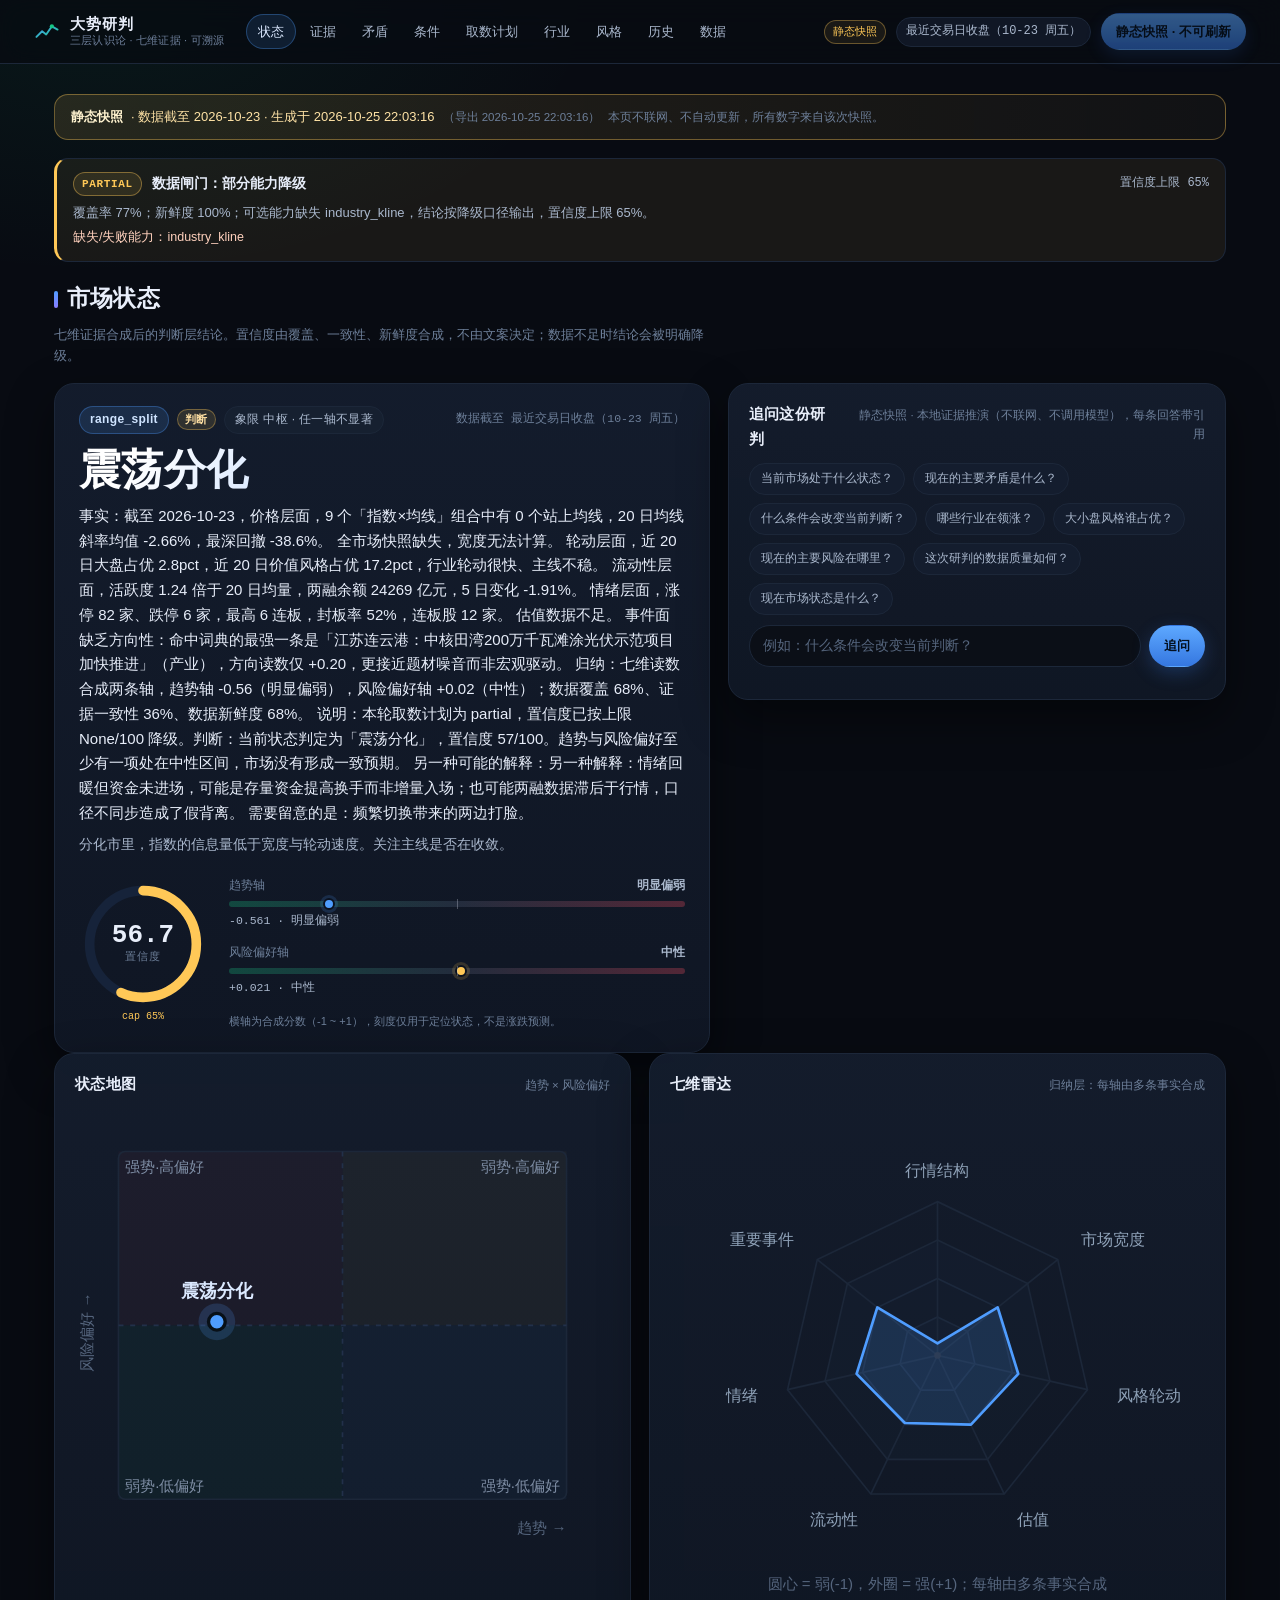
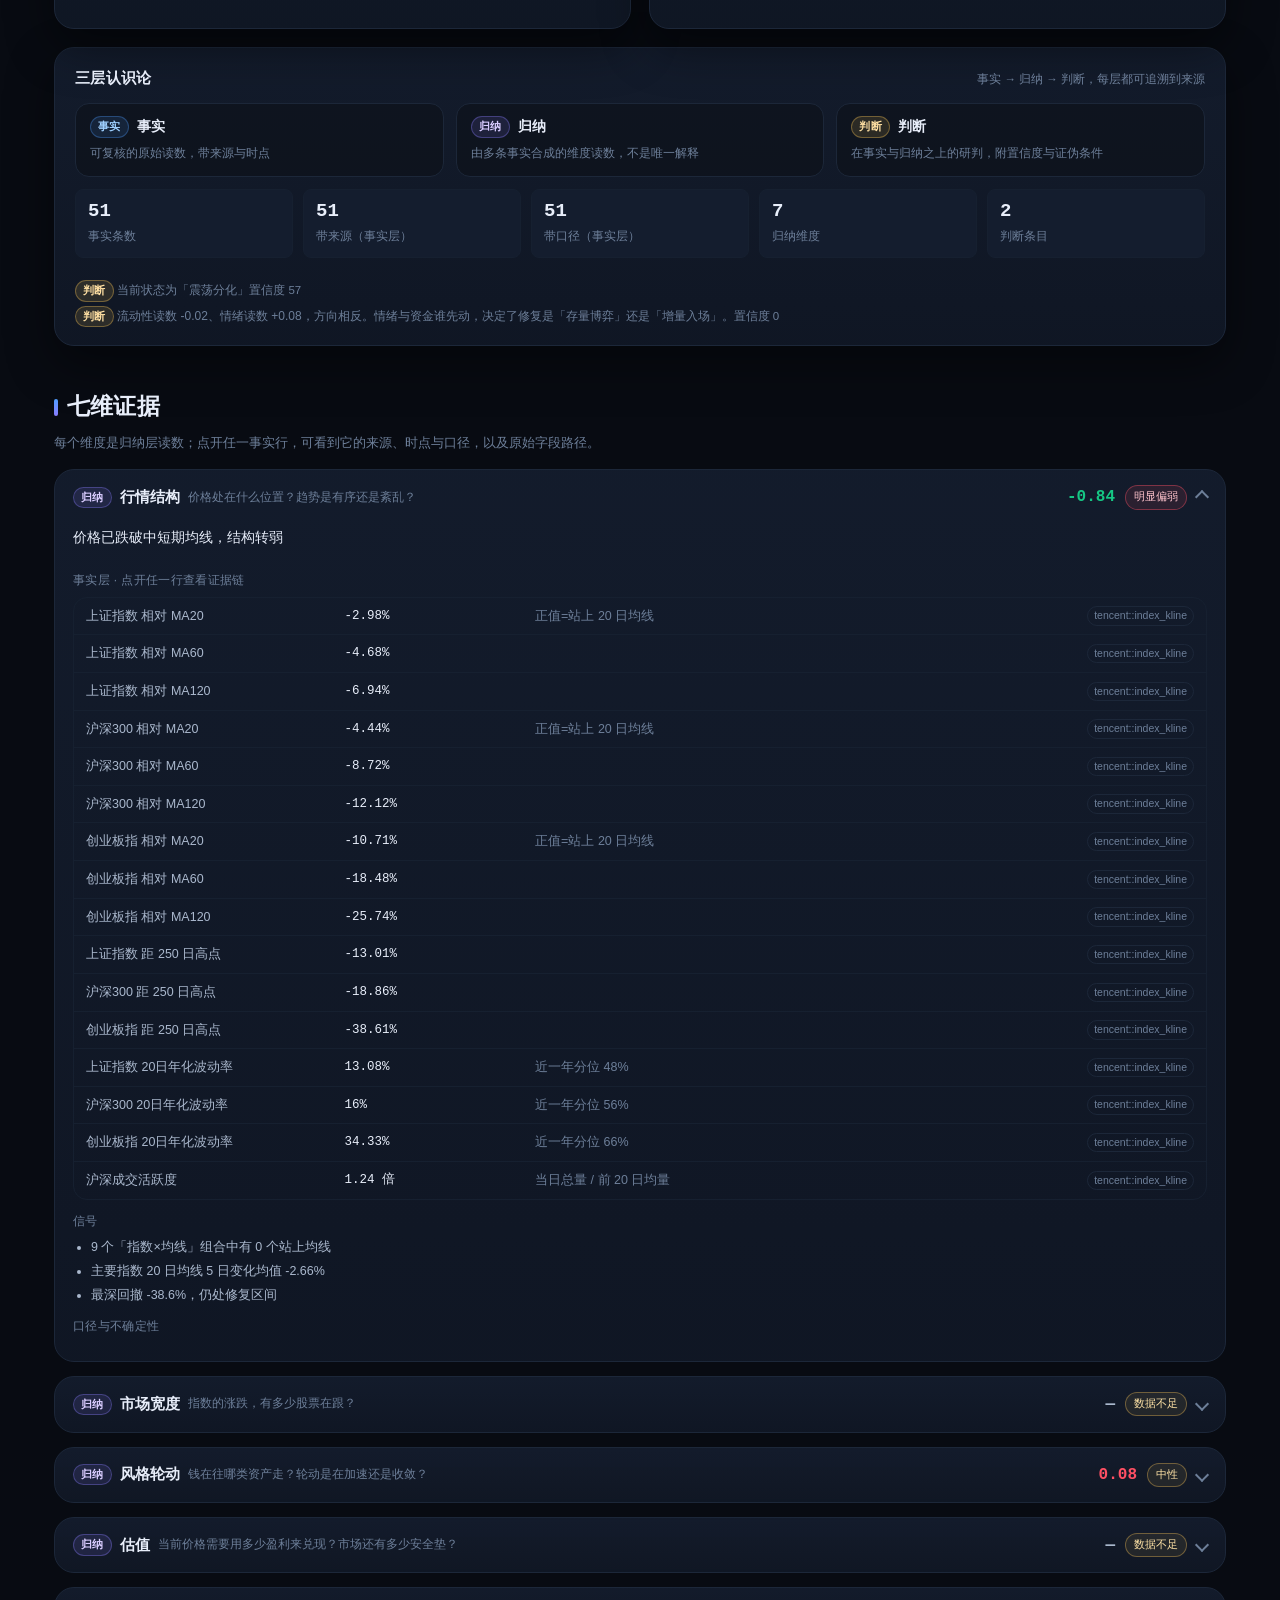
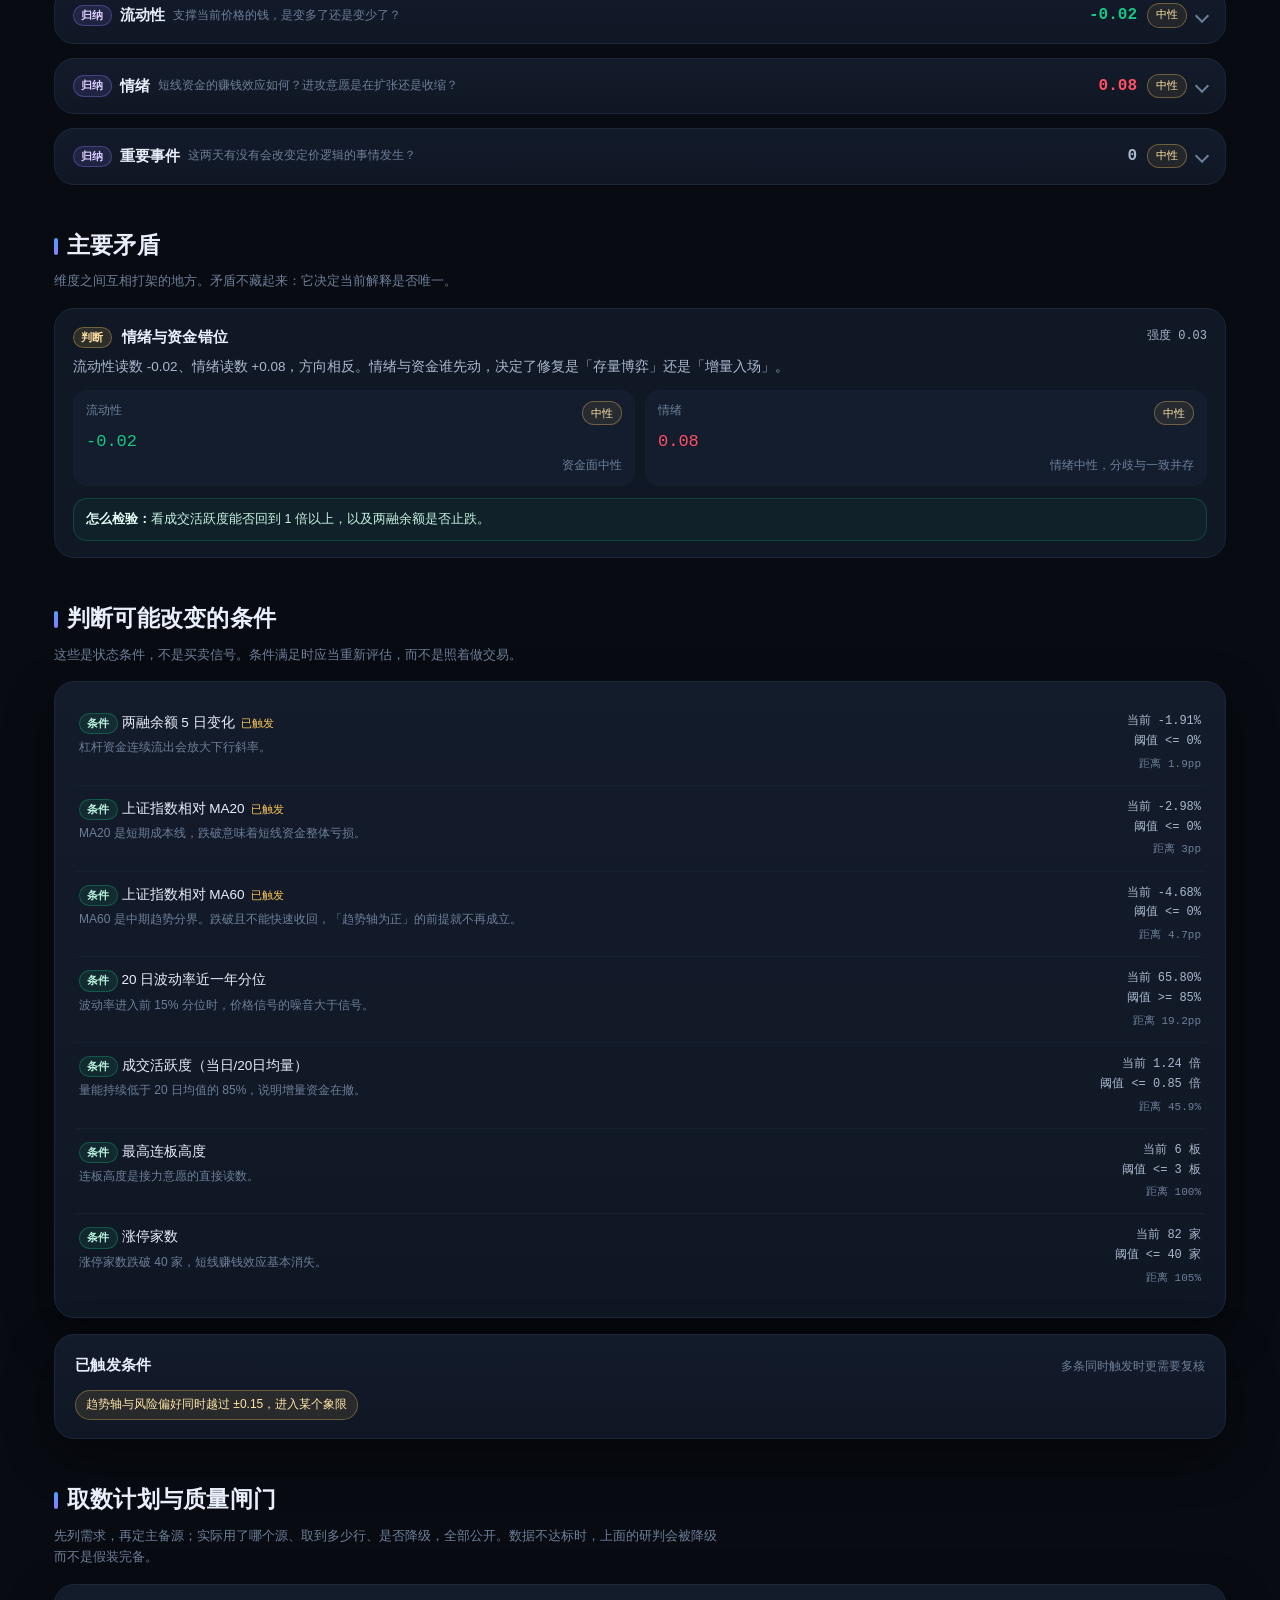
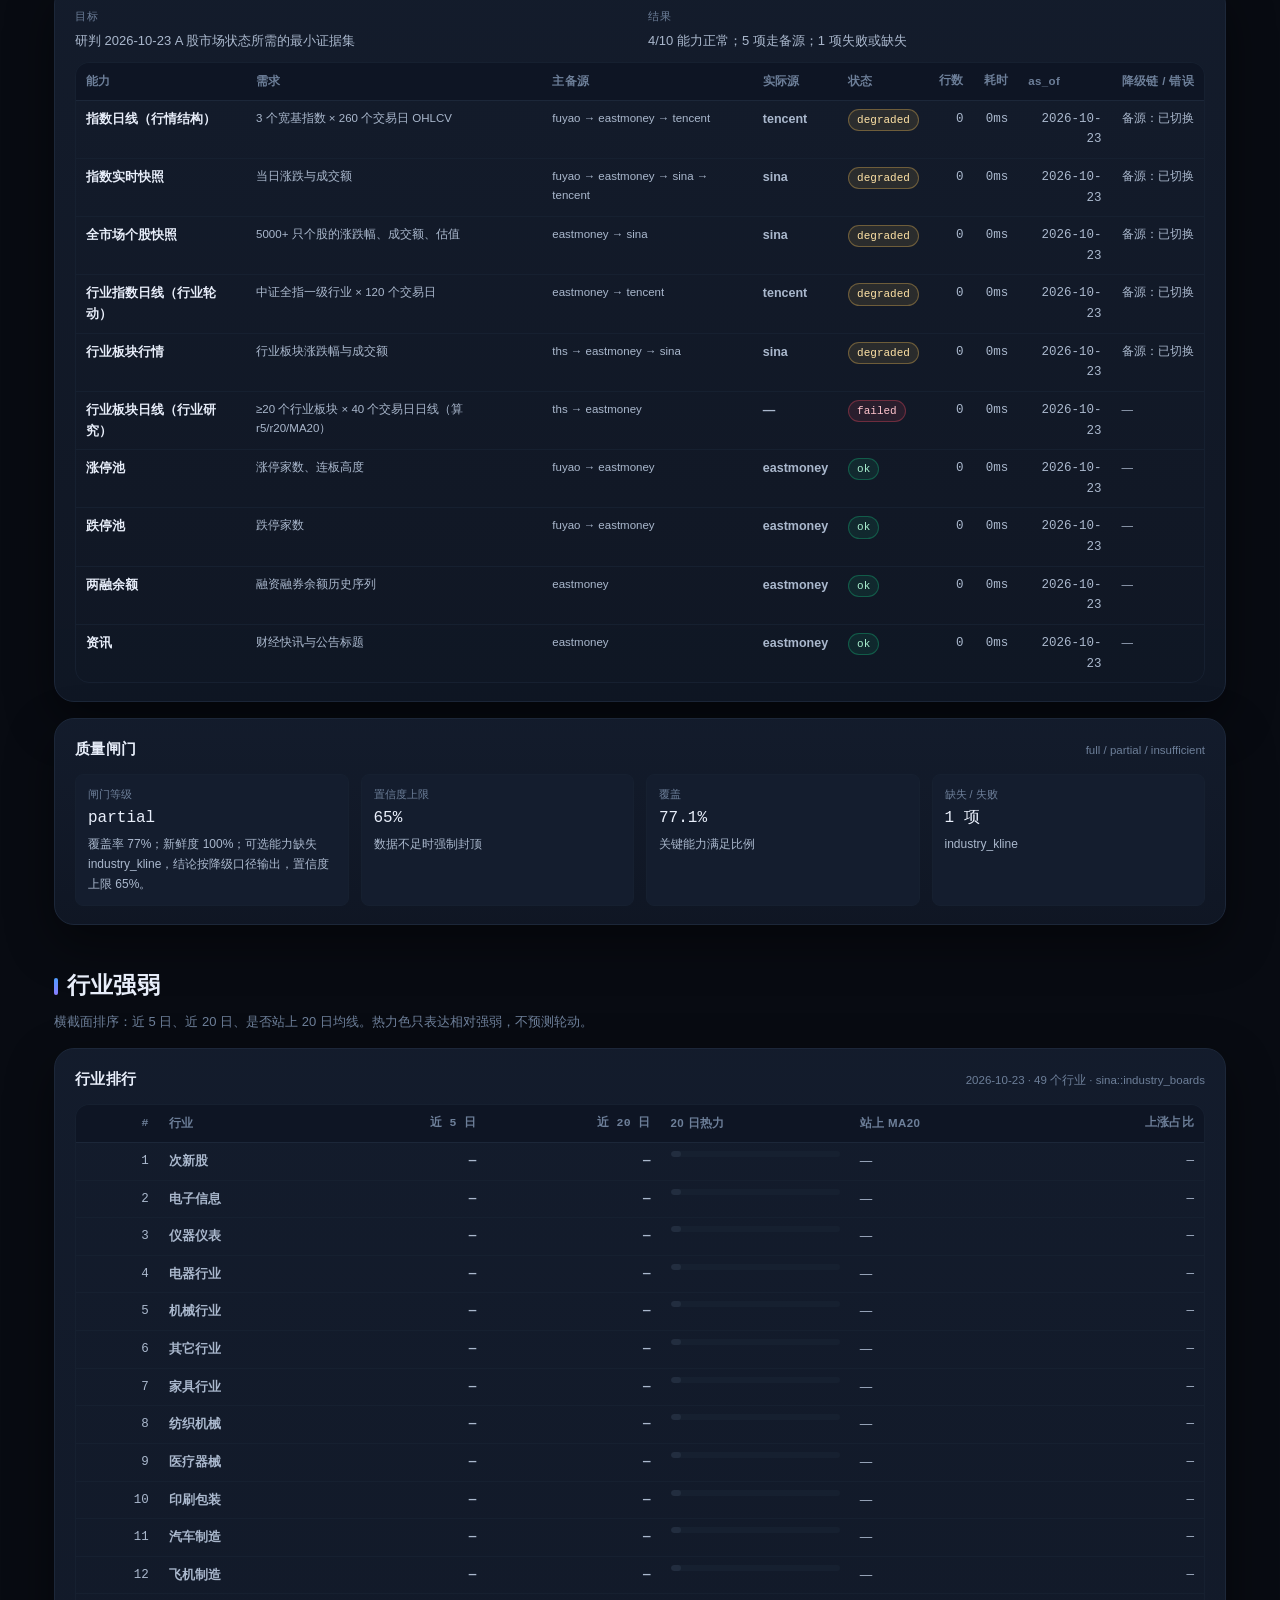
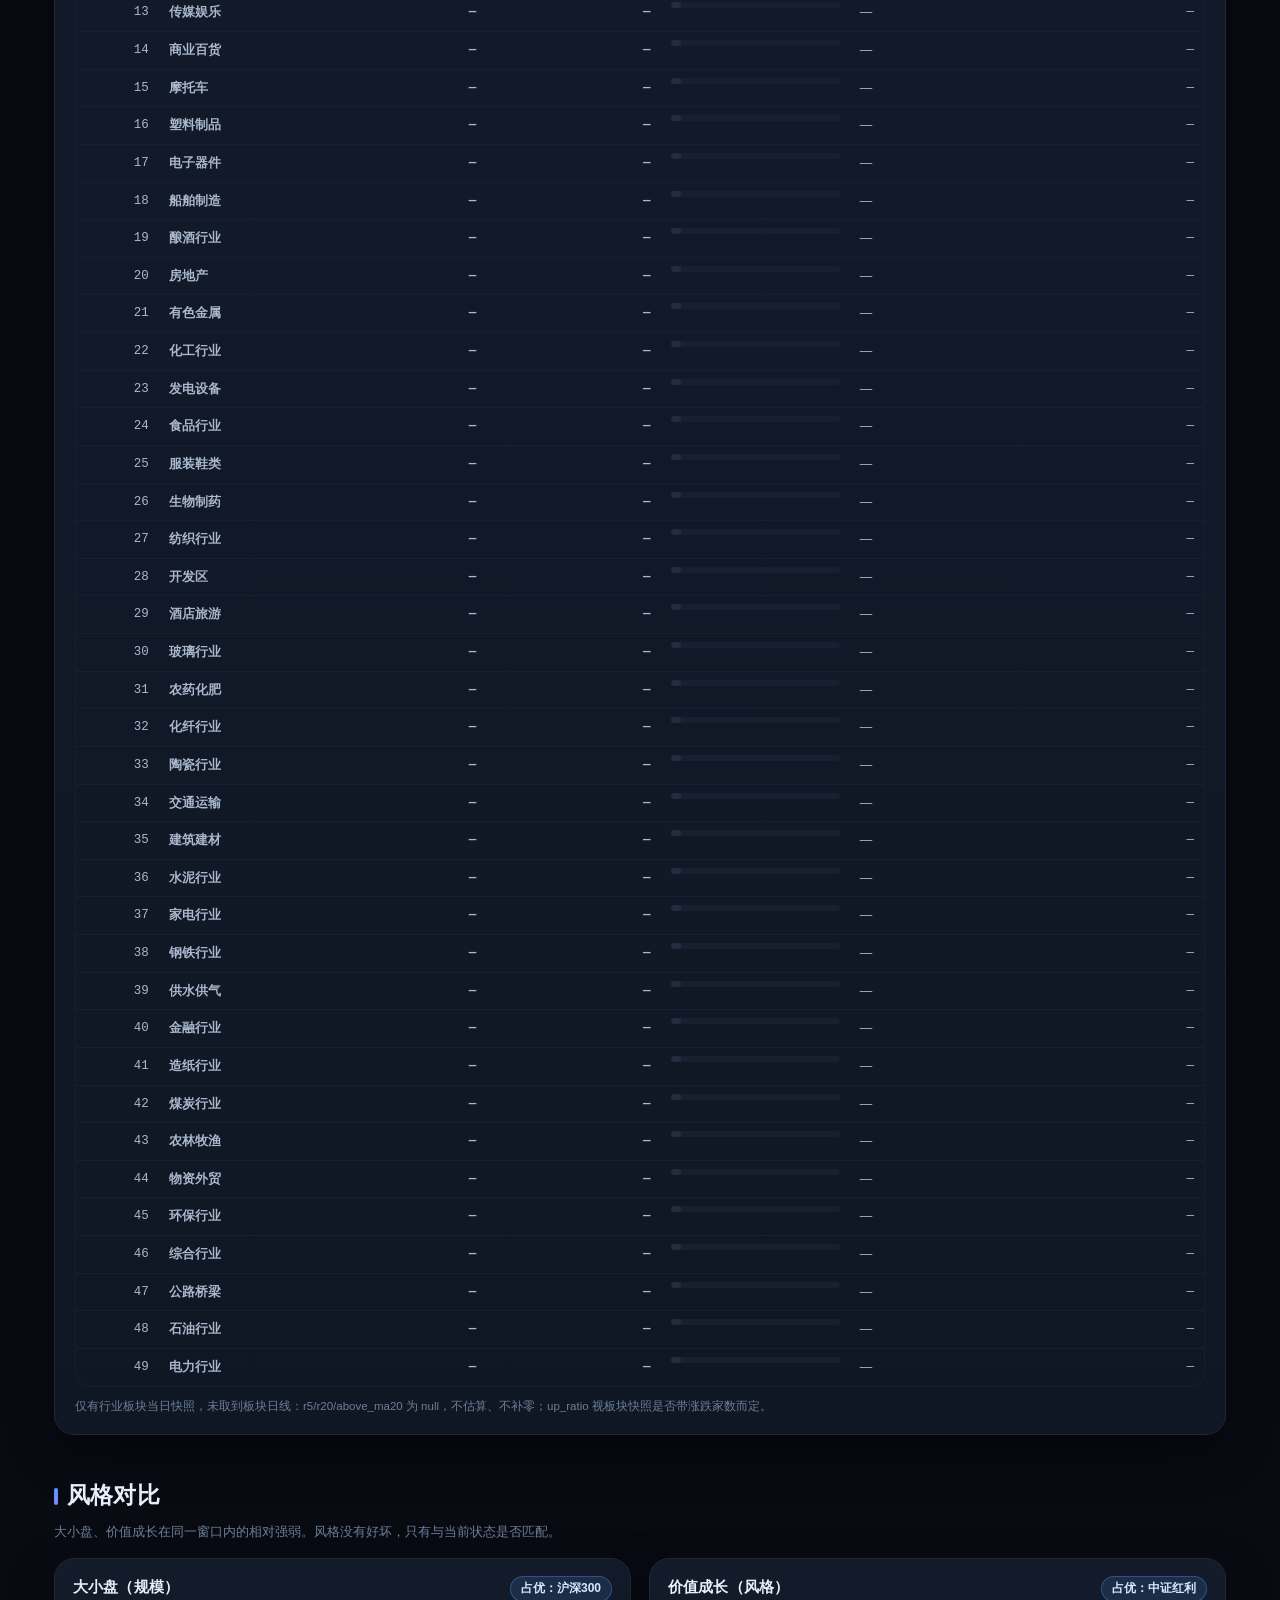
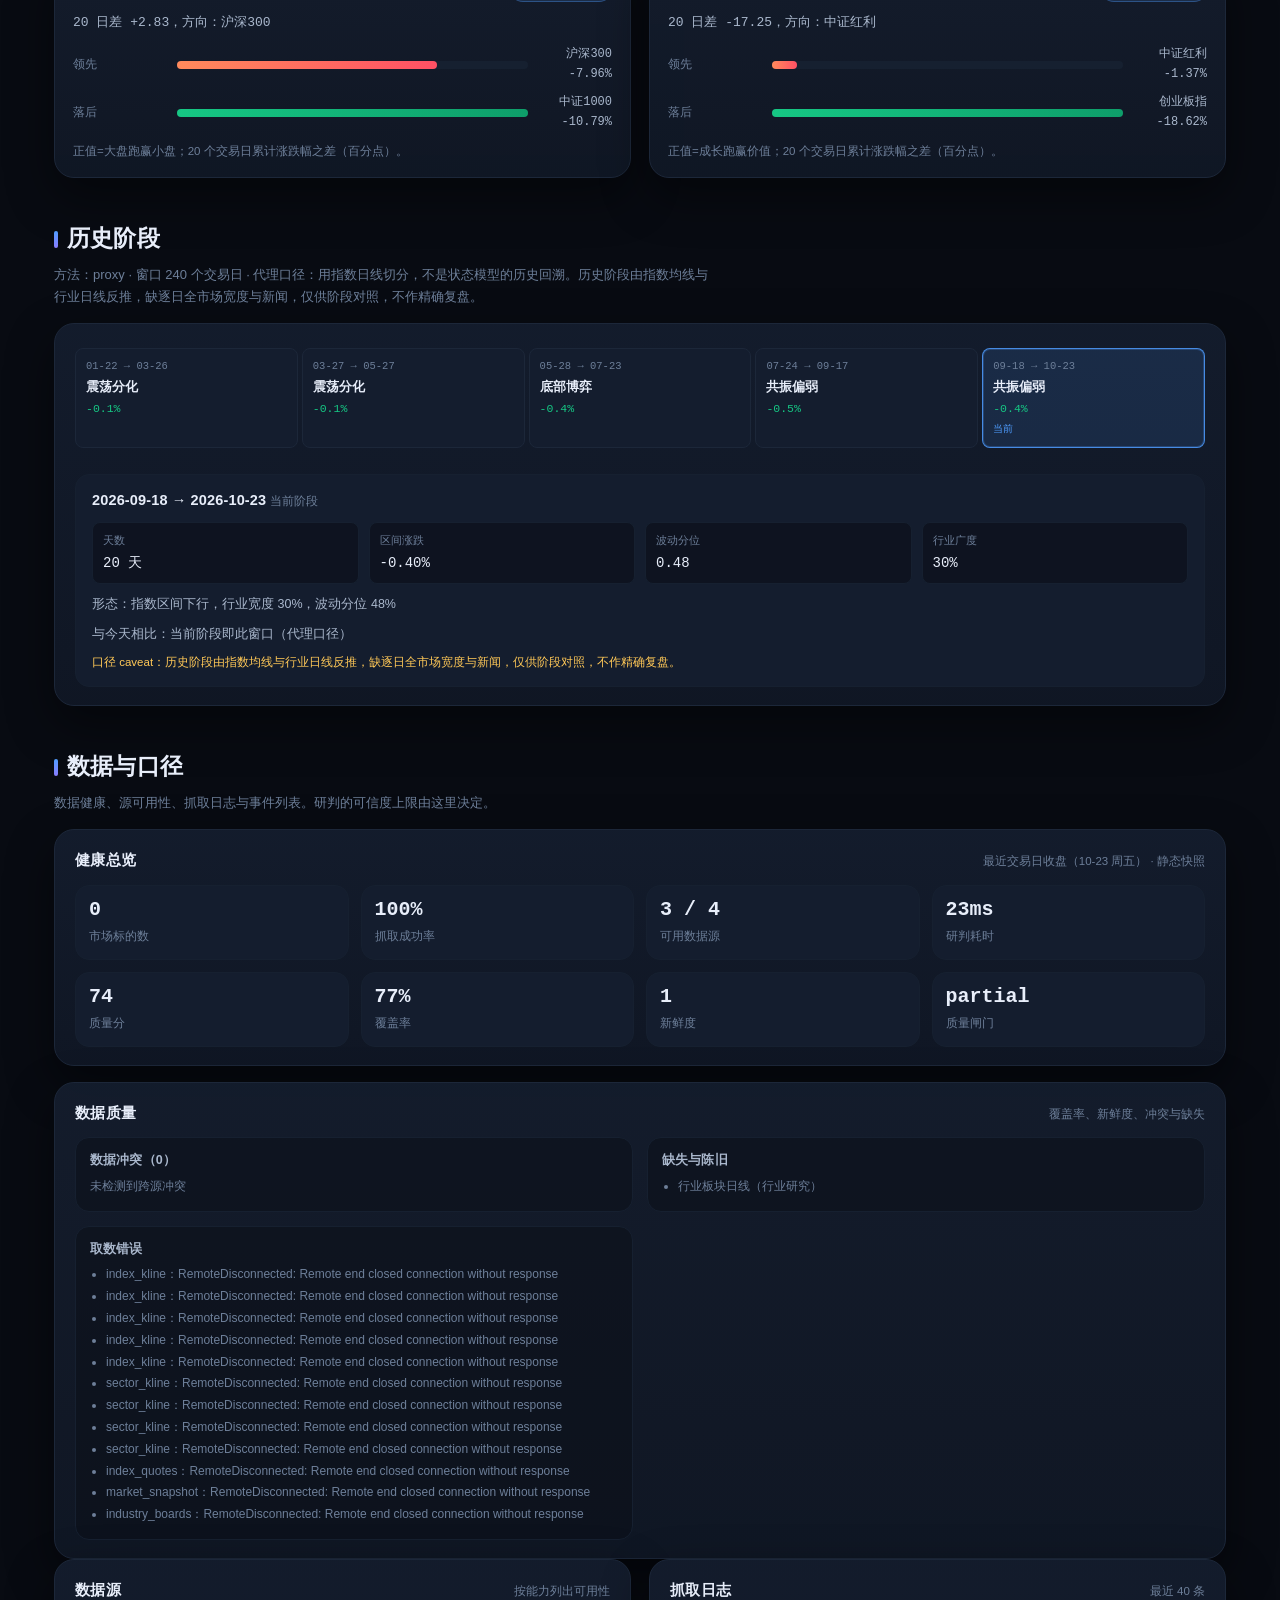
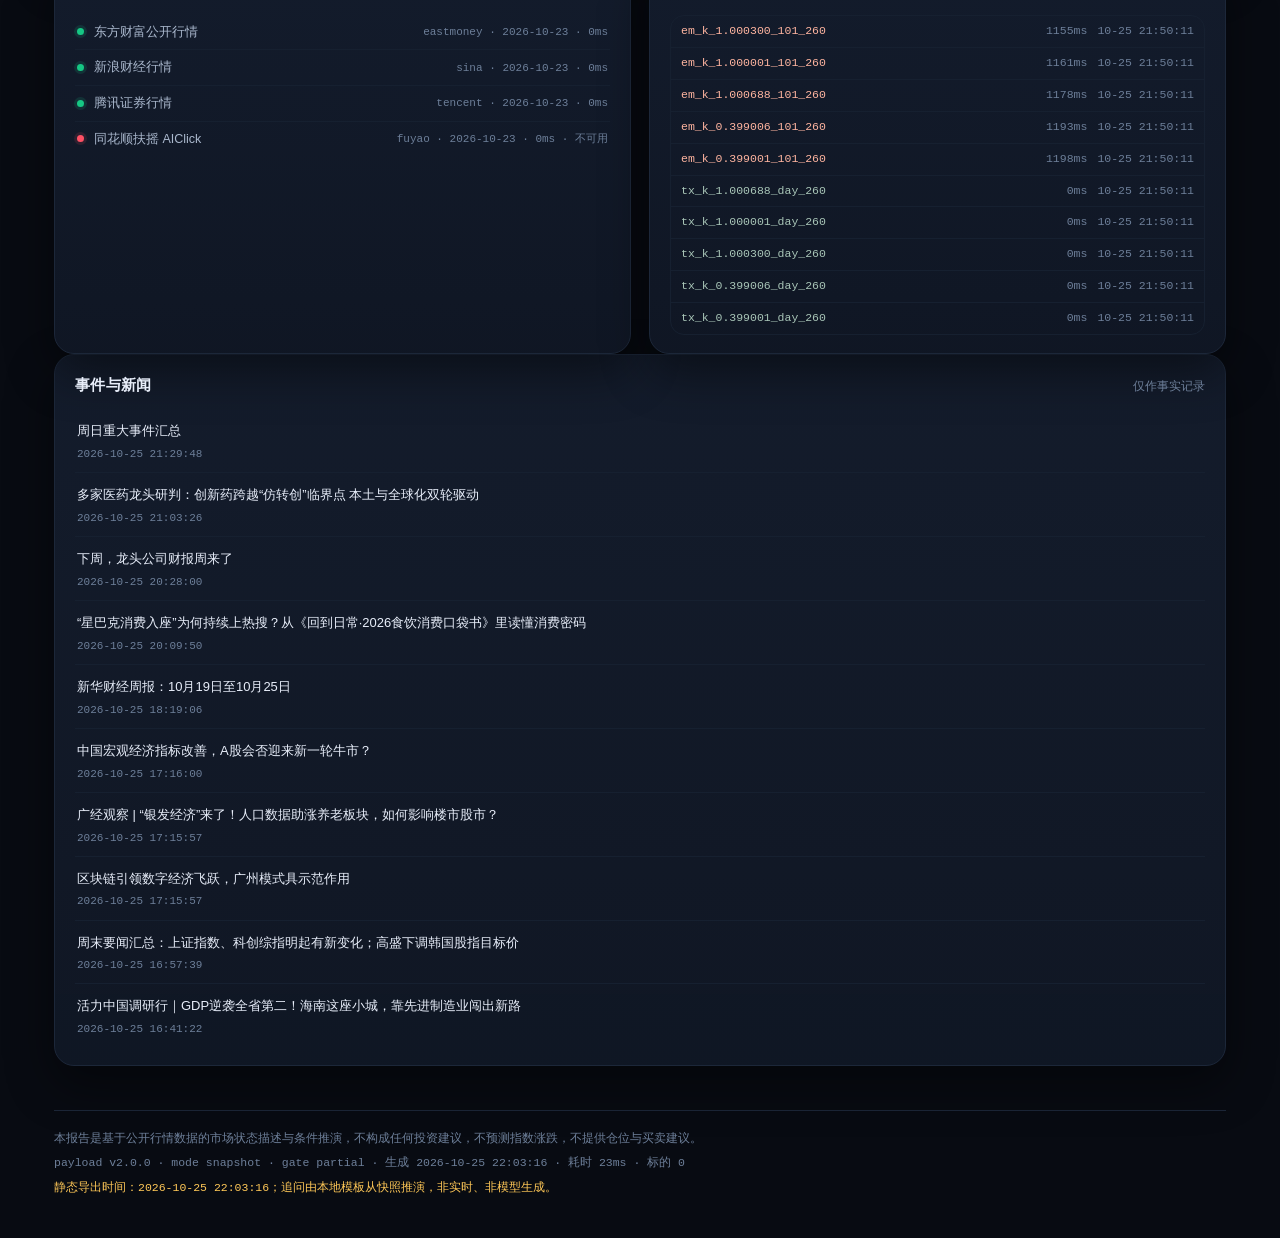
<file: index.html>
<!DOCTYPE html>
<html lang="zh-CN">
<head>
<meta charset="utf-8">
<meta name="viewport" content="width=device-width, initial-scale=1">
<meta name="description" content="AI 驱动的股票市场大势研判：三层认识论、七维证据、取数计划与质量闸门。本页面仅描述市场状态与判断条件，不构成投资建议。">
<meta name="color-scheme" content="dark">
<meta name="mingshi-mode" content="static">
<meta name="mingshi-build" content="2026-10-25T22:04:16">
<title>市场大势研判 · AI 驱动的状态刻画</title>
<link rel="stylesheet" href="web/style.css">
</head>
<body>
<a class="skip-link" href="#app">跳到正文</a>

<header class="topbar">
  <div class="brand">
    <svg viewBox="0 0 32 32" width="26" height="26" aria-hidden="true" focusable="false">
      <defs>
        <linearGradient id="bg1" x1="0" y1="0" x2="1" y2="1">
          <stop offset="0" stop-color="#4f9dff"/><stop offset="1" stop-color="#16c784"/>
        </linearGradient>
      </defs>
      <path d="M3 22 L10 15 L15 19 L22 9 L29 13" fill="none" stroke="url(#bg1)" stroke-width="2.4" stroke-linecap="round" stroke-linejoin="round"/>
      <circle cx="22" cy="9" r="2.6" fill="#16c784"/>
    </svg>
    <div class="brand-txt">
      <strong>大势研判</strong>
      <span>三层认识论 · 七维证据 · 可溯源</span>
    </div>
  </div>

  <nav class="tabs" id="tabs" aria-label="页面分区">
    <button class="tab is-on" data-go="sec-state" type="button">状态</button>
    <button class="tab" data-go="sec-dims" type="button">证据</button>
    <button class="tab" data-go="sec-contra" type="button">矛盾</button>
    <button class="tab" data-go="sec-cond" type="button">条件</button>
    <button class="tab" data-go="sec-plan" type="button">取数计划</button>
    <button class="tab" data-go="sec-industry" type="button">行业</button>
    <button class="tab" data-go="sec-style" type="button">风格</button>
    <button class="tab" data-go="sec-history" type="button">历史</button>
    <button class="tab" data-go="sec-health" type="button">数据</button>
  </nav>

  <div class="top-right">
    <span class="mode-chip" id="modeChip" hidden></span>
    <span class="asof" id="asOf" title="数据截止交易日">—</span>
    <button class="btn btn-primary" id="btnRefresh" type="button" title="重新取数并研判">刷新研判</button>
  </div>
</header>

<main class="app" id="app">
  <div class="static-badge" id="staticBadge" hidden role="status"></div>

  <div class="gate-banner" id="gateBanner" hidden>
    <div class="gate-head">
      <span class="gate-pill" id="gateLevel">—</span>
      <strong id="gateTitle">数据质量闸门</strong>
      <span class="gate-cap" id="gateCap"></span>
    </div>
    <p class="gate-reason" id="gateReason"></p>
    <p class="gate-missing" id="gateMissing" hidden></p>
  </div>

  <div id="loading" class="loading">
    <div class="spinner" aria-hidden="true"></div>
    <p>正在取数并研判…</p>
    <p class="loading-sub">首次运行会抓取行情、行业、两融与新闻，可能需要十几秒。</p>
  </div>

  <div id="err" class="err" hidden role="alert"></div>

  <div id="content" hidden>
    <!-- ============================ 一、状态 -->
    <section class="sec" id="sec-state" aria-labelledby="h-state">
      <div class="sec-head">
        <h2 class="sec-title" id="h-state">市场状态</h2>
        <p class="sec-desc">七维证据合成后的判断层结论。置信度由覆盖、一致性、新鲜度合成，不由文案决定；数据不足时结论会被明确降级。</p>
      </div>

      <div class="grid-2 hero-grid">
        <div class="card hero">
          <div class="hero-top">
            <div class="badge-row">
              <span class="badge" id="stateBadge">—</span>
              <span class="lbadge judgment" title="判断层：在事实与归纳之上的研判，附置信度与证伪条件">判断</span>
              <span class="badge badge-soft" id="stateQuadrant" hidden></span>
            </div>
            <div class="hero-asof" id="stateAsOf"></div>
          </div>
          <h1 class="state-name" id="stateName">—</h1>
          <p class="state-summary" id="stateSummary"></p>
          <p class="state-note" id="stateNote"></p>
          <p class="state-limit" id="stateLimit" hidden></p>

          <div class="hero-meters">
            <div class="gauge-wrap">
              <svg class="gauge" viewBox="0 0 120 120" aria-hidden="true" focusable="false">
                <circle cx="60" cy="60" r="50" class="gauge-track"></circle>
                <circle cx="60" cy="60" r="50" class="gauge-fill" id="gaugeFill"></circle>
              </svg>
              <div class="gauge-num"><strong id="confNum">—</strong><span>置信度</span></div>
              <div class="gauge-cap" id="capMark" hidden></div>
            </div>
            <div class="axes">
              <div class="axis">
                <div class="axis-head"><span>趋势轴</span><b id="trendLabel">—</b></div>
                <div class="axis-bar"><i id="barTrend" class="axis-fill" style="left:50%"></i></div>
                <div class="axis-val" id="valTrend">—</div>
              </div>
              <div class="axis">
                <div class="axis-head"><span>风险偏好轴</span><b id="riskLabel">—</b></div>
                <div class="axis-bar"><i id="barRisk" class="axis-fill risk" style="left:50%"></i></div>
                <div class="axis-val" id="valRisk">—</div>
              </div>
              <p class="axis-hint">横轴为合成分数（-1 ~ +1），刻度仅用于定位状态，不是涨跌预测。</p>
            </div>
          </div>
        </div>

        <div class="card ask-card">
          <div class="card-head">
            <h3>追问这份研判</h3>
            <span class="hint" id="askHint">每条回答都带引用，可点击定位证据</span>
          </div>
          <div class="chips" id="askChips"></div>
          <form class="ask-form" id="askForm" autocomplete="off">
            <label class="sr-only" for="askInput">输入你的问题</label>
            <input id="askInput" name="question" type="text" maxlength="500" placeholder="例如：什么条件会改变当前判断？" aria-describedby="askHint">
            <button class="btn btn-primary" type="submit" id="askSubmit">追问</button>
          </form>
          <div class="qa-log" id="askLog" aria-live="polite" aria-relevant="additions"></div>
        </div>
      </div>

      <div class="grid-2">
        <div class="card">
          <div class="card-head"><h3>状态地图</h3><span class="hint">趋势 × 风险偏好</span></div>
          <div class="map-wrap"><svg id="stateMap" viewBox="0 0 320 260" role="img" aria-label="市场状态地图：横轴趋势，纵轴风险偏好"></svg></div>
        </div>
        <div class="card">
          <div class="card-head"><h3>七维雷达</h3><span class="hint">归纳层：每轴由多条事实合成</span></div>
          <div class="map-wrap"><svg id="radar" viewBox="0 0 320 300" role="img" aria-label="七维证据雷达图"></svg></div>
        </div>
      </div>

      <div class="card epi-card">
        <div class="card-head">
          <h3>三层认识论</h3>
          <span class="hint">事实 → 归纳 → 判断，每层都可追溯到来源</span>
        </div>
        <div class="epi-legend" id="epiLegend"></div>
        <div class="epi-stats" id="epiStats"></div>
      </div>
    </section>

    <!-- ============================ 二、证据 -->
    <section class="sec" id="sec-dims" aria-labelledby="h-dims">
      <div class="sec-head">
        <h2 class="sec-title" id="h-dims">七维证据</h2>
        <p class="sec-desc">每个维度是归纳层读数；点开任一事实行，可看到它的来源、时点与口径，以及原始字段路径。</p>
      </div>
      <div id="dims" class="dims"></div>
    </section>

    <!-- ============================ 三、矛盾 -->
    <section class="sec" id="sec-contra" aria-labelledby="h-contra">
      <div class="sec-head">
        <h2 class="sec-title" id="h-contra">主要矛盾</h2>
        <p class="sec-desc">维度之间互相打架的地方。矛盾不藏起来：它决定当前解释是否唯一。</p>
      </div>
      <div id="contra" class="contra-list"></div>
    </section>

    <!-- ============================ 四、条件 -->
    <section class="sec" id="sec-cond" aria-labelledby="h-cond">
      <div class="sec-head">
        <h2 class="sec-title" id="h-cond">判断可能改变的条件</h2>
        <p class="sec-desc">这些是状态条件，不是买卖信号。条件满足时应当重新评估，而不是照着做交易。</p>
      </div>
      <div class="card"><div id="conds" class="cond-list"></div></div>
      <div class="card">
        <div class="card-head"><h3>已触发条件</h3><span class="hint">多条同时触发时更需要复核</span></div>
        <div id="triggers" class="triggers"></div>
      </div>
    </section>

    <!-- ============================ 五、取数计划 -->
    <section class="sec" id="sec-plan" aria-labelledby="h-plan">
      <div class="sec-head">
        <h2 class="sec-title" id="h-plan">取数计划与质量闸门</h2>
        <p class="sec-desc">先列需求，再定主备源；实际用了哪个源、取到多少行、是否降级，全部公开。数据不达标时，上面的研判会被降级而不是假装完备。</p>
      </div>
      <div class="card">
        <div class="plan-top">
          <div><span class="k">目标</span><p id="planObjective">—</p></div>
          <div><span class="k">结果</span><p id="planSummary">—</p></div>
        </div>
        <p class="plan-note" id="planNote" hidden></p>
        <div class="table-wrap">
          <table class="table plan-table">
            <caption class="sr-only">取数计划明细：能力、需求、主备源、实际源、状态、行数、耗时、数据时点与降级链</caption>
            <thead>
              <tr>
                <th scope="col">能力</th>
                <th scope="col">需求</th>
                <th scope="col">主备源</th>
                <th scope="col">实际源</th>
                <th scope="col">状态</th>
                <th scope="col" class="num">行数</th>
                <th scope="col" class="num">耗时</th>
                <th scope="col">as_of</th>
                <th scope="col">降级链 / 错误</th>
              </tr>
            </thead>
            <tbody id="planRows"><tr><td colspan="9" class="empty">暂无取数计划</td></tr></tbody>
          </table>
        </div>
      </div>
      <div class="card">
        <div class="card-head"><h3>质量闸门</h3><span class="hint">full / partial / insufficient</span></div>
        <div id="planGate" class="gate-detail"></div>
      </div>
    </section>

    <!-- ============================ 六、行业 -->
    <section class="sec" id="sec-industry" aria-labelledby="h-industry">
      <div class="sec-head">
        <h2 class="sec-title" id="h-industry">行业强弱</h2>
        <p class="sec-desc">横截面排序：近 5 日、近 20 日、是否站上 20 日均线。热力色只表达相对强弱，不预测轮动。</p>
      </div>
      <div class="card">
        <div class="card-head"><h3>行业排行</h3><span class="hint" id="industryMeta">—</span></div>
        <div class="table-wrap">
          <table class="table industry-table">
            <caption class="sr-only">行业指数近 5 日与近 20 日涨跌幅、均线位置与排名</caption>
            <thead>
              <tr>
                <th scope="col" class="num">#</th>
                <th scope="col">行业</th>
                <th scope="col" class="num">近 5 日</th>
                <th scope="col" class="num">近 20 日</th>
                <th scope="col">20 日热力</th>
                <th scope="col">站上 MA20</th>
                <th scope="col" class="num">上涨占比</th>
              </tr>
            </thead>
            <tbody id="industryRows"><tr><td colspan="7" class="empty">暂无行业数据</td></tr></tbody>
          </table>
        </div>
        <p class="plan-note" id="industryNote" hidden></p>
      </div>
    </section>

    <!-- ============================ 七、风格 -->
    <section class="sec" id="sec-style" aria-labelledby="h-style">
      <div class="sec-head">
        <h2 class="sec-title" id="h-style">风格对比</h2>
        <p class="sec-desc">大小盘、价值成长在同一窗口内的相对强弱。风格没有好坏，只有与当前状态是否匹配。</p>
      </div>
      <div class="grid-2" id="styleCards"></div>
    </section>

    <!-- ============================ 八、历史 -->
    <section class="sec" id="sec-history" aria-labelledby="h-history">
      <div class="sec-head">
        <h2 class="sec-title" id="h-history">历史阶段</h2>
        <p class="sec-desc" id="historyMeta">代理口径：用指数日线切分阶段，不是状态模型的历史回溯。点击任一段查看区间、波动分位与「与今天的差异」。</p>
      </div>
      <div class="card">
        <div class="history-timeline" id="historyTimeline" role="tablist" aria-label="历史阶段时间轴"></div>
        <div class="history-detail" id="historyDetail" role="tabpanel" aria-live="polite"></div>
      </div>
    </section>

    <!-- ============================ 九、数据 -->
    <section class="sec" id="sec-health" aria-labelledby="h-health">
      <div class="sec-head">
        <h2 class="sec-title" id="h-health">数据与口径</h2>
        <p class="sec-desc">数据健康、源可用性、抓取日志与事件列表。研判的可信度上限由这里决定。</p>
      </div>
      <div class="card">
        <div class="card-head"><h3>健康总览</h3><span class="hint" id="healthHint"></span></div>
        <div class="health-stats" id="healthStats"></div>
      </div>
      <div class="card">
        <div class="card-head"><h3>数据质量</h3><span class="hint">覆盖率、新鲜度、冲突与缺失</span></div>
        <div id="qualityPanel" class="quality-panel"></div>
      </div>
      <div class="grid-2">
        <div class="card">
          <div class="card-head"><h3>数据源</h3><span class="hint">按能力列出可用性</span></div>
          <div class="prov-list" id="providers"></div>
        </div>
        <div class="card">
          <div class="card-head"><h3>抓取日志</h3><span class="hint">最近 40 条</span></div>
          <div class="loglist" id="fetchLog"></div>
        </div>
      </div>
      <div class="card">
        <div class="card-head"><h3>事件与新闻</h3><span class="hint">仅作事实记录</span></div>
        <div class="events" id="events"></div>
      </div>
    </section>
  </div>

  <footer class="foot">
    <p id="footLegal">本页面由程序根据公开行情数据生成，仅用于市场状态研究与技术演示，不构成任何投资建议。市场有风险，决策需独立。</p>
    <p id="footMeta">—</p>
    <p id="footStatic" hidden></p>
  </footer>
</main>

<script src="data/embedded.js"></script>
<script src="web/research.js"></script>
<script src="web/app.js"></script>
</body>
</html>
</file>
<file: web/style.css>
/* =========================================================================
   大势研判 · v2 样式
   零外部依赖：不引 CDN、不引字体文件、不引图标库。图标一律用内联 SVG。
   ========================================================================= */

:root {
  --bg: #080b12;
  --bg-2: #0b0f17;
  --panel: #101725;
  --panel-2: #141d2e;
  --panel-3: #182238;
  --line: #1c2739;
  --line-soft: #162030;
  --text: #e8eefa;
  --text-2: #aab8cd;
  --text-3: #6d7f99;
  --accent: #4f9dff;
  --accent-2: #8a7dff;
  --accent-dim: #1e4f8f;
  --up: #ff5064;
  --down: #16c784;
  --warn: #ffc857;
  --alert: #ff8a5c;
  --violet: #b48cff;
  --radius: 14px;
  --radius-lg: 20px;
  --radius-sm: 8px;
  --mono: ui-monospace, SFMono-Regular, "SF Mono", Menlo, Consolas, "Liberation Mono", monospace;
  --sans: -apple-system, BlinkMacSystemFont, "Segoe UI", "PingFang SC", "Hiragino Sans GB",
    "Microsoft YaHei", "Noto Sans SC", sans-serif;
  --shadow: 0 18px 48px rgba(0, 0, 0, 0.45);
}

* { box-sizing: border-box; }

html { scroll-behavior: smooth; }

body {
  margin: 0;
  background:
    radial-gradient(1200px 600px at 78% -8%, rgba(79, 157, 255, 0.10), transparent 60%),
    radial-gradient(900px 500px at 8% 0%, rgba(22, 199, 132, 0.07), transparent 55%),
    var(--bg);
  color: var(--text);
  font-family: var(--sans);
  font-size: 15px;
  line-height: 1.65;
  -webkit-font-smoothing: antialiased;
  text-rendering: optimizeLegibility;
}

h1, h2, h3, h4 { margin: 0; font-weight: 650; letter-spacing: 0.01em; }
p { margin: 0; }
a { color: var(--accent); text-decoration: none; }
a:hover { text-decoration: underline; }
button { font: inherit; color: inherit; }
table { border-collapse: collapse; width: 100%; }
svg { display: block; }
[hidden] { display: none !important; }

::selection { background: rgba(79, 157, 255, 0.32); }

:focus-visible {
  outline: 2px solid var(--accent);
  outline-offset: 2px;
  border-radius: 4px;
}

.sr-only {
  position: absolute; width: 1px; height: 1px; padding: 0; margin: -1px;
  overflow: hidden; clip: rect(0 0 0 0); white-space: nowrap; border: 0;
}

.up { color: var(--up); }
.down { color: var(--down); }
.flat { color: var(--text-2); }
.num.up, .num.down, .num.flat { font-weight: 600; }

.skip-link {
  position: absolute; left: 12px; top: -48px; z-index: 100;
  padding: 8px 14px; border-radius: var(--radius-sm);
  background: var(--accent); color: #04101f; font-weight: 700;
  transition: top 0.15s ease;
}
.skip-link:focus { top: 10px; }

/* ------------------------------------------------------------- 顶栏 */
.topbar {
  position: sticky; top: 0; z-index: 40;
  display: flex; align-items: center; gap: 20px;
  padding: 12px clamp(14px, 3vw, 34px);
  background: rgba(8, 11, 18, 0.82);
  border-bottom: 1px solid var(--line);
  backdrop-filter: blur(14px) saturate(140%);
}

.brand { display: flex; align-items: center; gap: 10px; flex: 0 0 auto; }
.brand-txt { display: flex; flex-direction: column; line-height: 1.25; }
.brand-txt strong { font-size: 15px; letter-spacing: 0.06em; }
.brand-txt span { font-size: 11px; color: var(--text-3); letter-spacing: 0.02em; }

.tabs {
  display: flex; align-items: center; gap: 2px; flex: 1 1 auto;
  overflow-x: auto; scrollbar-width: none; -ms-overflow-style: none;
  padding: 2px;
}
.tabs::-webkit-scrollbar { display: none; }

.tab {
  flex: 0 0 auto;
  padding: 6px 11px; border-radius: 999px;
  background: transparent; border: 1px solid transparent;
  color: var(--text-2); font-size: 13px; cursor: pointer;
  transition: color 0.15s ease, background 0.15s ease, border-color 0.15s ease;
  white-space: nowrap;
}
.tab:hover { color: var(--text); background: rgba(79, 157, 255, 0.08); }
.tab.is-on {
  color: #dbe9ff; background: rgba(79, 157, 255, 0.13);
  border-color: rgba(79, 157, 255, 0.32);
}

.top-right { display: flex; align-items: center; gap: 10px; flex: 0 0 auto; }

.asof {
  font-family: var(--mono); font-size: 12px; color: var(--text-2);
  padding: 4px 9px; border: 1px solid var(--line); border-radius: 999px;
  background: var(--panel); white-space: nowrap;
}
.mode-chip {
  font-size: 11px; font-family: var(--mono); color: var(--warn);
  border: 1px solid rgba(255, 200, 87, 0.35); border-radius: 999px;
  padding: 2px 8px; background: rgba(255, 200, 87, 0.08);
}

.btn {
  display: inline-flex; align-items: center; justify-content: center; gap: 6px;
  padding: 7px 14px; border-radius: 999px;
  border: 1px solid var(--line); background: var(--panel);
  color: var(--text-2); font-size: 13px; font-weight: 600; cursor: pointer;
  transition: background 0.15s ease, color 0.15s ease, border-color 0.15s ease, transform 0.1s ease;
  white-space: nowrap;
}
.btn:hover { color: var(--text); border-color: #2a3a55; background: var(--panel-2); }
.btn:active { transform: translateY(1px); }
.btn[disabled] { opacity: 0.5; cursor: not-allowed; }
.btn-primary {
  background: linear-gradient(180deg, #5da8ff, #3577e0);
  border-color: transparent; color: #04101f;
  box-shadow: 0 6px 18px rgba(53, 119, 224, 0.28);
}
.btn-primary:hover { color: #04101f; filter: brightness(1.06); }

/* ------------------------------------------------------------- 布局 */
.app {
  max-width: 1240px; margin: 0 auto;
  padding: clamp(14px, 2.4vw, 30px) clamp(14px, 3vw, 34px) 40px;
}

.content { display: flex; flex-direction: column; gap: 42px; }
#content { display: flex; flex-direction: column; gap: 42px; }

.sec { scroll-margin-top: 84px; }
.sec-head { margin-bottom: 16px; }
.sec-title { font-size: clamp(19px, 2.2vw, 23px); letter-spacing: 0.01em; }
.sec-title::before {
  content: ""; display: inline-block; width: 4px; height: 17px; margin-right: 9px;
  border-radius: 2px; background: linear-gradient(180deg, var(--accent), var(--accent-2));
  vertical-align: -2px;
}
.sec-desc { margin-top: 6px; color: var(--text-3); font-size: 13px; max-width: 92ch; }

.grid-2 { display: grid; grid-template-columns: 1fr 1fr; gap: 18px; }
.hero-grid { grid-template-columns: 1.25fr 0.95fr; align-items: start; }

.card {
  background: linear-gradient(180deg, rgba(20, 29, 46, 0.92), rgba(16, 23, 37, 0.94));
  border: 1px solid var(--line);
  border-radius: var(--radius-lg);
  padding: 18px 20px;
  box-shadow: var(--shadow);
}
.card + .card { margin-top: 16px; }
.grid-2 > .card + .card { margin-top: 0; }

.card-head {
  display: flex; align-items: baseline; justify-content: space-between;
  gap: 12px; margin-bottom: 12px;
}
.card-head h3 { font-size: 15px; letter-spacing: 0.02em; }
.hint { color: var(--text-3); font-size: 11.5px; font-weight: 400; text-align: right; }

/* ------------------------------------------------------------- 状态卡 */
.hero { padding: 22px 24px; }
.hero-top { display: flex; align-items: center; justify-content: space-between; gap: 10px; }
.badge-row { display: flex; align-items: center; gap: 8px; flex-wrap: wrap; }
.badge {
  display: inline-flex; align-items: center; gap: 5px;
  padding: 3px 10px; border-radius: 999px;
  background: rgba(79, 157, 255, 0.14); border: 1px solid rgba(79, 157, 255, 0.32);
  color: #cfe4ff; font-size: 12px; font-weight: 650; letter-spacing: 0.03em;
}
.badge-soft { background: var(--line-soft); border-color: var(--line); color: var(--text-2); font-weight: 500; }
.hero-asof { color: var(--text-3); font-family: var(--mono); font-size: 11.5px; }

.state-name {
  margin-top: 12px; font-size: clamp(28px, 4.2vw, 42px); line-height: 1.15;
  letter-spacing: 0.01em;
  background: linear-gradient(120deg, #ffffff 10%, #b6d3ff 55%, #8de9c4 100%);
  -webkit-background-clip: text; background-clip: text; color: transparent;
}
.state-name.is-limited {
  background: linear-gradient(120deg, #ffd8c7 0%, #ffb27f 60%, #ffc857 100%);
  -webkit-background-clip: text; background-clip: text;
}
.state-summary { margin-top: 10px; color: var(--text); font-size: 15px; }
.state-note { margin-top: 8px; color: var(--text-2); font-size: 13.5px; }
.state-limit {
  margin-top: 10px; padding: 9px 12px; border-radius: var(--radius-sm);
  background: rgba(255, 138, 92, 0.10); border: 1px solid rgba(255, 138, 92, 0.35);
  color: #ffd1bd; font-size: 13px;
}

.hero-meters { display: flex; gap: 22px; margin-top: 20px; align-items: center; }
.gauge-wrap { position: relative; width: 128px; height: 146px; flex: 0 0 auto; }
.gauge { width: 128px; height: 128px; transform: rotate(-90deg); }
.gauge-track { fill: none; stroke: #16233a; stroke-width: 9; }
.gauge-fill {
  fill: none; stroke: url(#none); stroke: var(--accent); stroke-width: 9;
  stroke-linecap: round; transition: stroke-dasharray 0.7s ease, stroke 0.4s ease;
}
.gauge-num {
  position: absolute; inset: 0 0 18px; display: flex; flex-direction: column;
  align-items: center; justify-content: center; gap: 0;
}
.gauge-num strong { font-family: var(--mono); font-size: 26px; line-height: 1; }
.gauge-num span { font-size: 10.5px; color: var(--text-3); letter-spacing: 0.08em; }
.gauge-cap {
  position: absolute; left: 50%; bottom: 0; transform: translateX(-50%);
  font-size: 10px; color: var(--warn); font-family: var(--mono); white-space: nowrap;
}

.axes { flex: 1 1 auto; display: flex; flex-direction: column; gap: 12px; min-width: 0; }
.axis-head { display: flex; justify-content: space-between; font-size: 12px; color: var(--text-3); }
.axis-head b { color: var(--text-2); font-weight: 600; }
.axis-bar {
  position: relative; height: 6px; margin-top: 5px; border-radius: 999px;
  background: linear-gradient(90deg, rgba(22, 199, 132, 0.28), rgba(120, 140, 170, 0.18) 50%, rgba(255, 80, 100, 0.28));
}
.axis-bar::after {
  content: ""; position: absolute; left: 50%; top: -2px; width: 1px; height: 10px;
  background: rgba(232, 238, 250, 0.28);
}
.axis-fill {
  position: absolute; top: -3px; width: 12px; height: 12px; margin-left: -6px;
  border-radius: 50%; background: var(--accent);
  border: 2px solid #0b1220; box-shadow: 0 0 0 3px rgba(79, 157, 255, 0.16);
  transition: left 0.6s ease;
}
.axis-fill.risk { background: var(--warn); box-shadow: 0 0 0 3px rgba(255, 200, 87, 0.16); }
.axis-val { margin-top: 5px; font-family: var(--mono); font-size: 11.5px; color: var(--text-2); }
.axis-hint { color: var(--text-3); font-size: 11px; margin-top: 2px; }

/* ------------------------------------------------------------- 闸门 */
.gate-banner {
  margin-bottom: 18px; padding: 13px 16px; border-radius: var(--radius);
  border: 1px solid var(--line); background: var(--panel);
  border-left: 3px solid var(--text-3);
}
.gate-banner.gate-full { border-left-color: var(--down); background: rgba(22, 199, 132, 0.06); }
.gate-banner.gate-partial { border-left-color: var(--warn); background: rgba(255, 200, 87, 0.07); }
.gate-banner.gate-insufficient { border-left-color: var(--alert); background: rgba(255, 138, 92, 0.09); }
.gate-head { display: flex; align-items: center; gap: 10px; flex-wrap: wrap; }
.gate-head strong { font-size: 14px; }
.gate-pill {
  font-family: var(--mono); font-size: 11px; font-weight: 700; letter-spacing: 0.06em;
  text-transform: uppercase; padding: 2px 8px; border-radius: 999px;
  background: rgba(255, 255, 255, 0.08); border: 1px solid rgba(255, 255, 255, 0.16);
}
.gate-full .gate-pill { color: var(--down); border-color: rgba(22, 199, 132, 0.4); background: rgba(22, 199, 132, 0.1); }
.gate-partial .gate-pill { color: var(--warn); border-color: rgba(255, 200, 87, 0.4); background: rgba(255, 200, 87, 0.1); }
.gate-insufficient .gate-pill { color: var(--alert); border-color: rgba(255, 138, 92, 0.45); background: rgba(255, 138, 92, 0.12); }
.gate-cap { margin-left: auto; font-family: var(--mono); font-size: 12px; color: var(--text-2); }
.gate-reason { margin-top: 6px; color: var(--text-2); font-size: 13px; }
.gate-missing { margin-top: 4px; color: #ffd1bd; font-size: 12.5px; }

.static-badge {
  margin-bottom: 18px; padding: 11px 16px; border-radius: var(--radius);
  border: 1px solid rgba(255, 200, 87, 0.38);
  background: linear-gradient(90deg, rgba(255, 200, 87, 0.12), rgba(255, 200, 87, 0.04));
  color: #ffe3a6; font-size: 13px;
  display: flex; align-items: center; gap: 8px; flex-wrap: wrap;
}
.static-badge b { color: #fff3cf; }

/* ------------------------------------------------------------- 追问 */
.chips { display: flex; flex-wrap: wrap; gap: 8px; margin-bottom: 10px; }
.chip {
  padding: 5px 11px; border-radius: 999px; cursor: pointer;
  background: var(--panel-2); border: 1px solid var(--line);
  color: var(--text-2); font-size: 12px; text-align: left;
  transition: border-color 0.15s ease, color 0.15s ease, background 0.15s ease;
}
.chip:hover { border-color: rgba(79, 157, 255, 0.45); color: var(--text); background: rgba(79, 157, 255, 0.08); }

.ask-form { display: flex; gap: 8px; }
.ask-form input {
  flex: 1 1 auto; min-width: 0;
  padding: 9px 13px; border-radius: 999px;
  border: 1px solid var(--line); background: var(--bg-2); color: var(--text);
  font: inherit; font-size: 13.5px;
}
.ask-form input::placeholder { color: #55657d; }
.ask-form input:focus { border-color: rgba(79, 157, 255, 0.55); outline: none; box-shadow: 0 0 0 3px rgba(79, 157, 255, 0.12); }

.qa-log { display: flex; flex-direction: column; gap: 12px; margin-top: 14px; max-height: 420px; overflow-y: auto; padding-right: 4px; }
.qa { border: 1px solid var(--line-soft); border-radius: var(--radius); padding: 11px 13px; background: rgba(11, 15, 23, 0.6); }
.qa.is-pending { opacity: 0.7; }
.qa-q { color: #cfe4ff; font-size: 13px; font-weight: 600; }
.qa-q::before { content: "问"; display: inline-block; margin-right: 7px; padding: 0 5px; border-radius: 4px; background: rgba(79, 157, 255, 0.16); color: var(--accent); font-size: 10px; font-weight: 700; vertical-align: 1px; }
.qa-a { margin-top: 7px; color: var(--text-2); font-size: 13px; white-space: pre-wrap; word-break: break-word; }
.qa-a strong { color: var(--text); }
.qa-cites { display: flex; flex-wrap: wrap; gap: 6px; margin-top: 9px; }
.cite {
  display: inline-flex; align-items: center; gap: 4px;
  padding: 2px 8px; border-radius: 999px; cursor: pointer;
  background: rgba(138, 125, 255, 0.10); border: 1px solid rgba(138, 125, 255, 0.30);
  color: #d9d0ff; font-size: 11px; font-family: var(--mono);
  transition: background 0.15s ease, border-color 0.15s ease;
}
.cite:hover { background: rgba(138, 125, 255, 0.2); border-color: rgba(138, 125, 255, 0.6); }
.qa-meta { display: flex; flex-wrap: wrap; gap: 10px; margin-top: 8px; color: var(--text-3); font-size: 11px; font-family: var(--mono); }
.qa-note { margin-top: 6px; color: var(--text-3); font-size: 11.5px; }
.qa-warn { margin-top: 6px; color: var(--warn); font-size: 11.5px; }
.qa-refusal { border-color: rgba(255, 138, 92, 0.35); background: rgba(255, 138, 92, 0.06); }

/* ------------------------------------------------------------- 地图/雷达 */
.map-wrap { position: relative; }
.map-wrap svg { width: 100%; height: auto; }

/* ------------------------------------------------------------- 认识论 */
.epi-card { margin-top: 18px; }
.epi-legend { display: grid; grid-template-columns: repeat(3, 1fr); gap: 12px; }
.epi-item {
  padding: 12px 14px; border-radius: var(--radius);
  border: 1px solid var(--line); background: rgba(11, 15, 23, 0.55);
}
.epi-item h4 { display: flex; align-items: center; gap: 8px; font-size: 13.5px; }
.epi-item p { margin-top: 6px; color: var(--text-3); font-size: 12px; }
.epi-stats { display: flex; flex-wrap: wrap; gap: 10px; margin-top: 12px; }
.epi-stat {
  flex: 1 1 150px; padding: 9px 12px; border-radius: var(--radius-sm);
  background: var(--panel-2); border: 1px solid var(--line-soft);
}
.epi-stat b { display: block; font-family: var(--mono); font-size: 19px; line-height: 1.3; }
.epi-stat span { color: var(--text-3); font-size: 11.5px; }

.lbadge {
  display: inline-flex; align-items: center;
  padding: 1px 7px; border-radius: 999px;
  font-size: 10.5px; font-weight: 650; letter-spacing: 0.04em;
  border: 1px solid transparent; white-space: nowrap;
}
.lbadge.fact { color: #9fd0ff; background: rgba(79, 157, 255, 0.12); border-color: rgba(79, 157, 255, 0.32); }
.lbadge.induction { color: #d9ccff; background: rgba(138, 125, 255, 0.13); border-color: rgba(138, 125, 255, 0.34); }
.lbadge.judgment { color: #ffe0a3; background: rgba(255, 200, 87, 0.12); border-color: rgba(255, 200, 87, 0.34); }
.lbadge.condition { color: #b9f0dc; background: rgba(22, 199, 132, 0.10); border-color: rgba(22, 199, 132, 0.30); }

/* ------------------------------------------------------------- 维度卡 */
.dims { display: flex; flex-direction: column; gap: 14px; }
.dim {
  border: 1px solid var(--line); border-radius: var(--radius-lg);
  background: linear-gradient(180deg, rgba(20, 29, 46, 0.9), rgba(16, 23, 37, 0.94));
  overflow: hidden;
}
.dim-head {
  display: flex; align-items: center; gap: 12px;
  padding: 14px 18px; cursor: pointer; user-select: none;
  transition: background 0.15s ease;
}
.dim-head:hover { background: rgba(79, 157, 255, 0.04); }
.dim-title { display: flex; align-items: center; gap: 8px; flex-wrap: wrap; min-width: 0; }
.dim-title h3 { font-size: 15px; }
.dim-q { color: var(--text-3); font-size: 12px; }
.dim-score {
  margin-left: auto; display: flex; align-items: center; gap: 10px;
  font-family: var(--mono); flex: 0 0 auto;
}
.dim-score .s { font-size: 16px; font-weight: 700; }
.dim-status {
  font-size: 11px; padding: 2px 8px; border-radius: 999px;
  border: 1px solid var(--line); color: var(--text-2); background: var(--panel);
}
.st-strong { color: #b9f0dc !important; border-color: rgba(22, 199, 132, 0.4) !important; background: rgba(22, 199, 132, 0.1) !important; }
.st-weak { color: #ffc4cd !important; border-color: rgba(255, 80, 100, 0.4) !important; background: rgba(255, 80, 100, 0.1) !important; }
.st-neutral { color: #ffe3a6 !important; border-color: rgba(255, 200, 87, 0.35) !important; background: rgba(255, 200, 87, 0.08) !important; }
.dim-toggle { width: 10px; height: 10px; border-right: 2px solid var(--text-3); border-bottom: 2px solid var(--text-3); transform: rotate(45deg); transition: transform 0.2s ease; flex: 0 0 auto; }
.dim.open .dim-toggle { transform: rotate(-135deg); }
.dim-body { display: none; padding: 0 18px 18px; }
.dim.open .dim-body { display: block; }
.dim-headline { color: var(--text); font-size: 13.5px; padding: 2px 0 10px; }
.dim-sub { color: var(--text-3); font-size: 12px; margin: 12px 0 6px; letter-spacing: 0.03em; }

.facts { display: flex; flex-direction: column; border: 1px solid var(--line-soft); border-radius: var(--radius); overflow: hidden; }
.fact-row {
  display: grid; grid-template-columns: minmax(120px, 1.1fr) minmax(90px, 0.8fr) minmax(0, 2.4fr) auto;
  gap: 10px; align-items: center; width: 100%;
  padding: 8px 12px; background: transparent; border: 0; border-top: 1px solid var(--line-soft);
  text-align: left; cursor: pointer; color: inherit; font: inherit; font-size: 12.5px;
}
.fact-row:first-child { border-top: 0; }
.fact-row:hover { background: rgba(79, 157, 255, 0.05); }
.fact-row .fl { color: var(--text-2); }
.fact-row .fv { font-family: var(--mono); color: var(--text); }
.fact-row .fn { color: var(--text-3); overflow: hidden; text-overflow: ellipsis; white-space: nowrap; }
.fact-row .fz { color: var(--text-3); font-size: 10.5px; border: 1px solid var(--line); border-radius: 999px; padding: 0 6px; }
.fact-row[aria-expanded="true"] { background: rgba(79, 157, 255, 0.07); }
.fact-detail { display: none; padding: 10px 12px; background: rgba(8, 11, 18, 0.55); border-top: 1px solid var(--line-soft); }
.fact-detail.is-open { display: block; }
.fact-detail dl { display: grid; grid-template-columns: 92px 1fr; gap: 6px 12px; margin: 0; font-size: 12px; }
.fact-detail dt { color: var(--text-3); }
.fact-detail dd { margin: 0; color: var(--text-2); word-break: break-word; }
.fact-detail code { font-family: var(--mono); font-size: 11.5px; color: #bfe0ff; background: rgba(79, 157, 255, 0.08); padding: 1px 5px; border-radius: 4px; }
.evidence-hit { outline: 2px solid var(--accent-2); outline-offset: 2px; background: rgba(138, 125, 255, 0.12) !important; transition: background 0.3s ease; }

.signals { margin: 0; padding-left: 18px; color: var(--text-2); font-size: 12.5px; }
.signals li { margin: 3px 0; }

.meta-list { display: grid; grid-template-columns: 1fr; gap: 4px; color: var(--text-3); font-size: 12px; }
.meta-list b { color: var(--text-2); font-weight: 600; }

/* ------------------------------------------------------------- 矛盾 */
.contra-list { display: flex; flex-direction: column; gap: 14px; }
.contra-card { border: 1px solid var(--line); border-radius: var(--radius-lg); background: var(--panel); padding: 16px 18px; }
.contra-card-head { display: flex; align-items: center; gap: 10px; flex-wrap: wrap; }
.contra-card h3 { font-size: 15px; }
.contra-strength { margin-left: auto; font-family: var(--mono); font-size: 12px; color: var(--text-2); }
.contra-text { margin-top: 6px; color: var(--text-2); font-size: 13.5px; }
.vs { display: grid; grid-template-columns: 1fr 1fr; gap: 10px; margin-top: 12px; }
.vs-item { padding: 10px 12px; border-radius: var(--radius); background: var(--panel-2); border: 1px solid var(--line-soft); }
.vs-item .vs-d { display: flex; justify-content: space-between; gap: 8px; font-size: 12px; color: var(--text-3); }
.vs-item .vs-s { font-family: var(--mono); font-size: 17px; margin-top: 3px; }
.check { margin-top: 12px; padding: 10px 12px; border-radius: var(--radius); background: rgba(22, 199, 132, 0.06); border: 1px solid rgba(22, 199, 132, 0.22); color: #c6f3e2; font-size: 12.5px; }
.check b { color: #e5fff6; }

/* ------------------------------------------------------------- 条件 */
.cond-list { display: flex; flex-direction: column; }
.cond {
  display: grid; grid-template-columns: 1fr auto; gap: 10px 16px;
  padding: 12px 4px; border-bottom: 1px solid var(--line-soft);
}
.cond:last-child { border-bottom: 0; }
.cond-main { min-width: 0; }
.cond-text { font-size: 13.5px; color: var(--text); }
.cond-why { margin-top: 4px; color: var(--text-3); font-size: 12px; }
.cond-right { text-align: right; font-family: var(--mono); font-size: 12px; color: var(--text-2); white-space: nowrap; }
.cond-dist { font-size: 11px; color: var(--text-3); margin-top: 3px; }
.cond-triggered { color: var(--warn); font-size: 11px; margin-left: 6px; }
.triggers { display: flex; flex-wrap: wrap; gap: 8px; }
.trig-chip {
  padding: 4px 10px; border-radius: 999px; font-size: 12px;
  background: rgba(255, 200, 87, 0.10); border: 1px solid rgba(255, 200, 87, 0.32); color: #ffe3a6;
}

/* ------------------------------------------------------------- 计划表 */
.plan-top { display: grid; grid-template-columns: 1fr 1fr; gap: 16px; margin-bottom: 10px; }
.plan-top .k { font-size: 11px; color: var(--text-3); letter-spacing: 0.08em; }
.plan-top p { margin-top: 3px; font-size: 13px; color: var(--text-2); }
.plan-note { margin-top: 10px; color: var(--text-3); font-size: 11.5px; }

.table-wrap { overflow-x: auto; border: 1px solid var(--line-soft); border-radius: var(--radius); }
.table { min-width: 720px; font-size: 12.5px; }
.table thead th {
  position: sticky; top: 0; z-index: 1;
  padding: 9px 10px; text-align: left; white-space: nowrap;
  color: var(--text-3); font-weight: 600; font-size: 11.5px; letter-spacing: 0.03em;
  background: #0e1524; border-bottom: 1px solid var(--line);
}
.table td { padding: 8px 10px; border-bottom: 1px solid var(--line-soft); color: var(--text-2); vertical-align: top; }
.table tbody tr:last-child td { border-bottom: 0; }
.table tbody tr:hover { background: rgba(79, 157, 255, 0.035); }
.table .num { text-align: right; font-family: var(--mono); font-variant-numeric: tabular-nums; }
.table .empty { text-align: center; color: var(--text-3); padding: 22px 10px; }

.pill {
  display: inline-block; padding: 1px 8px; border-radius: 999px;
  font-size: 11px; font-family: var(--mono); border: 1px solid var(--line); color: var(--text-2);
}
.pill.ok { color: #a9efcf; background: rgba(22, 199, 132, 0.1); border-color: rgba(22, 199, 132, 0.32); }
.pill.degraded { color: #ffe3a6; background: rgba(255, 200, 87, 0.1); border-color: rgba(255, 200, 87, 0.32); }
.pill.failed, .pill.missing { color: #ffc4cd; background: rgba(255, 80, 100, 0.1); border-color: rgba(255, 80, 100, 0.32); }
.src-chain { color: var(--text-3); font-size: 11.5px; }
.src-chain b { color: var(--text-2); font-weight: 600; }
.err-text { color: #ffb5a0; font-size: 11px; }
.plan-name { color: var(--text); font-weight: 600; }
.plan-need { color: var(--text-3); font-size: 11.5px; }

.gate-detail { display: grid; grid-template-columns: repeat(4, minmax(0, 1fr)); gap: 12px; }
.gate-box { padding: 10px 12px; border-radius: var(--radius-sm); background: var(--panel-2); border: 1px solid var(--line-soft); }
.gate-box .k { font-size: 11px; color: var(--text-3); }
.gate-box .v { font-family: var(--mono); font-size: 16px; margin-top: 2px; }
.gate-box p { margin-top: 4px; color: var(--text-2); font-size: 12px; }

/* ------------------------------------------------------------- 行业 */
.industry-table { min-width: 640px; }
.industry-name { color: var(--text); font-weight: 600; }
.heat-bar { height: 6px; border-radius: 999px; min-width: 60px; background: var(--line-soft); overflow: hidden; }
.heat-bar i { display: block; height: 100%; border-radius: 999px; }
.rank-no { color: var(--text-3); font-family: var(--mono); }

/* ------------------------------------------------------------- 风格 */
.style-card { padding: 16px 18px; }
.style-head { display: flex; align-items: baseline; justify-content: space-between; gap: 10px; }
.style-head h3 { font-size: 15px; }
.style-win {
  padding: 2px 10px; border-radius: 999px; font-size: 12px; font-weight: 650;
  background: rgba(79, 157, 255, 0.14); border: 1px solid rgba(79, 157, 255, 0.34); color: #d6e8ff;
}
.style-spread { margin-top: 10px; font-family: var(--mono); font-size: 13px; color: var(--text-2); }
.style-bars { margin-top: 12px; display: flex; flex-direction: column; gap: 8px; }
.sbar { display: grid; grid-template-columns: 96px 1fr 76px; align-items: center; gap: 8px; font-size: 12px; color: var(--text-3); }
.sbar .track { position: relative; height: 8px; border-radius: 999px; background: var(--line-soft); }
.sbar .track i { position: absolute; top: 0; height: 100%; border-radius: 999px; }
.sbar .val { text-align: right; font-family: var(--mono); color: var(--text-2); }
.style-note { margin-top: 10px; color: var(--text-3); font-size: 11.5px; }

/* ------------------------------------------------------------- 历史 */
.history-timeline {
  display: flex; gap: 4px; padding: 6px 0 14px;
  overflow-x: auto; scrollbar-width: thin;
}
.phase {
  flex: 1 0 108px; min-width: 108px;
  display: flex; flex-direction: column; gap: 2px; text-align: left;
  padding: 9px 10px; border-radius: var(--radius-sm);
  border: 1px solid var(--line); background: var(--panel-2); cursor: pointer;
  transition: border-color 0.15s ease, background 0.15s ease;
}
.phase:hover { border-color: rgba(79, 157, 255, 0.45); background: rgba(79, 157, 255, 0.07); }
.phase[aria-selected="true"] { border-color: rgba(79, 157, 255, 0.85); background: rgba(79, 157, 255, 0.13); box-shadow: inset 0 0 0 1px rgba(79, 157, 255, 0.25); }
.phase .p-range { font-family: var(--mono); font-size: 10.5px; color: var(--text-3); }
.phase .p-name { font-size: 12.5px; font-weight: 650; color: var(--text); }
.phase .p-trend { font-family: var(--mono); font-size: 11.5px; }
.phase .p-now { font-size: 10px; color: var(--accent); }
.history-detail { margin-top: 12px; padding: 14px 16px; border-radius: var(--radius); background: var(--panel-2); border: 1px solid var(--line-soft); }
.history-detail h3 { font-size: 14.5px; }
.hd-grid { display: grid; grid-template-columns: repeat(4, minmax(0, 1fr)); gap: 10px; margin-top: 10px; }
.hd-item { padding: 8px 10px; border-radius: var(--radius-sm); background: rgba(8, 11, 18, 0.5); border: 1px solid var(--line-soft); }
.hd-item .k { color: var(--text-3); font-size: 11px; }
.hd-item .v { font-family: var(--mono); font-size: 14px; margin-top: 2px; }
.hd-diff { margin-top: 10px; color: var(--text-2); font-size: 12.5px; }
.hd-caveat { margin-top: 8px; color: var(--warn); font-size: 11.5px; }

/* ------------------------------------------------------------- 数据健康 */
.health-stats { display: grid; grid-template-columns: repeat(4, minmax(0, 1fr)); gap: 12px; }
.stat { padding: 11px 13px; border-radius: var(--radius); background: var(--panel-2); border: 1px solid var(--line-soft); }
.stat b { display: block; font-family: var(--mono); font-size: 20px; line-height: 1.3; }
.stat span { color: var(--text-3); font-size: 11.5px; }

.quality-panel { display: grid; grid-template-columns: 1fr 1fr; gap: 14px; }
.q-box { padding: 12px 14px; border-radius: var(--radius); background: rgba(11, 15, 23, 0.5); border: 1px solid var(--line-soft); }
.q-box h4 { font-size: 12.5px; color: var(--text-2); margin-bottom: 6px; }
.q-box ul { margin: 0; padding-left: 16px; color: var(--text-3); font-size: 12px; }
.q-box li { margin: 2px 0; }
.q-box .q-empty { color: var(--text-3); font-size: 12px; }

.prov-list { display: flex; flex-direction: column; }
.prov {
  display: flex; align-items: center; gap: 10px;
  padding: 7px 2px; border-bottom: 1px solid var(--line-soft); font-size: 12.5px;
}
.prov:last-child { border-bottom: 0; }
.dot { width: 7px; height: 7px; border-radius: 50%; background: var(--text-3); flex: 0 0 auto; }
.dot.ok { background: var(--down); box-shadow: 0 0 0 3px rgba(22, 199, 132, 0.14); }
.dot.bad { background: var(--up); box-shadow: 0 0 0 3px rgba(255, 80, 100, 0.12); }
.prov .name { color: var(--text-2); }
.prov .prov-detail { margin-left: auto; color: var(--text-3); font-family: var(--mono); font-size: 11px; text-align: right; }

.loglist { max-height: 320px; overflow-y: auto; border-radius: var(--radius); border: 1px solid var(--line-soft); }
.logrow {
  display: grid; grid-template-columns: 1fr auto auto; gap: 10px;
  padding: 6px 10px; font-size: 11.5px; font-family: var(--mono);
  border-bottom: 1px solid var(--line-soft); color: var(--text-3);
}
.logrow:last-child { border-bottom: 0; }
.logrow.ok { color: #a9c6b8; }
.logrow.bad { color: #ffb5a0; }
.logrow .lg-ms { color: var(--text-3); }
.logrow .lg-time { color: var(--text-3); }

.events { display: flex; flex-direction: column; }
.ev { padding: 9px 2px; border-bottom: 1px solid var(--line-soft); }
.ev:last-child { border-bottom: 0; }
.ev a { color: var(--text); font-size: 13px; }
.ev a:hover { color: var(--accent); }
.ev .ev-meta { color: var(--text-3); font-size: 11px; font-family: var(--mono); margin-top: 2px; }
.ev p { color: var(--text-3); font-size: 12px; margin-top: 3px; }

/* ------------------------------------------------------------- 加载/错误 */
.loading { display: flex; flex-direction: column; align-items: center; gap: 10px; padding: 70px 20px; color: var(--text-2); }
.loading-sub { color: var(--text-3); font-size: 12px; }
.spinner {
  width: 34px; height: 34px; border-radius: 50%;
  border: 3px solid rgba(79, 157, 255, 0.2); border-top-color: var(--accent);
  animation: spin 0.9s linear infinite;
}
@keyframes spin { to { transform: rotate(360deg); } }

.err {
  padding: 14px 16px; border-radius: var(--radius);
  border: 1px solid rgba(255, 80, 100, 0.35); background: rgba(255, 80, 100, 0.08); color: #ffc4cd;
  font-size: 13px;
}
.err b { color: #fff; }

.foot { margin-top: 44px; padding-top: 18px; border-top: 1px solid var(--line); color: var(--text-3); font-size: 11.5px; }
.foot p + p { margin-top: 6px; font-family: var(--mono); }
#footMeta { color: var(--text-3); }
#footStatic { color: var(--warn); }

/* ------------------------------------------------------------- 响应式 */
@media (max-width: 1080px) {
  .hero-grid { grid-template-columns: 1fr; }
  .grid-2 { grid-template-columns: 1fr; }
  .epi-legend { grid-template-columns: 1fr; }
  .gate-detail { grid-template-columns: repeat(2, minmax(0, 1fr)); }
  .health-stats { grid-template-columns: repeat(2, minmax(0, 1fr)); }
  .quality-panel { grid-template-columns: 1fr; }
  .hd-grid { grid-template-columns: repeat(2, minmax(0, 1fr)); }
  .topbar { flex-wrap: wrap; gap: 10px; }
  .tabs { order: 3; flex-basis: 100%; padding-bottom: 2px; }
  .top-right { margin-left: auto; }
}

@media (max-width: 640px) {
  body { font-size: 14px; }
  .topbar { padding: 10px 12px; }
  .brand-txt span { display: none; }
  .asof { display: none; }
  .app { padding: 12px 12px 30px; }
  .card { padding: 14px 14px; border-radius: var(--radius); }
  .hero { padding: 16px; }
  .hero-top { flex-wrap: wrap; row-gap: 6px; }
  .hero-asof { white-space: nowrap; }
  .hero-meters { flex-direction: column; align-items: stretch; gap: 16px; }
  .gauge-wrap { align-self: center; }
  .state-name { font-size: 30px; }
  .fact-row { grid-template-columns: 1fr auto; row-gap: 2px; }
  .fact-row .fn { grid-column: 1 / -1; white-space: normal; }
  .fact-row .fz { justify-self: end; }
  .vs { grid-template-columns: 1fr; }
  .plan-top { grid-template-columns: 1fr; }
  .gate-detail { grid-template-columns: 1fr; }
  .health-stats { grid-template-columns: 1fr 1fr; }
  .cond { grid-template-columns: 1fr; }
  .cond-right { text-align: left; }
  .hd-grid { grid-template-columns: 1fr 1fr; }
  .qa-log { max-height: 340px; }
  .table { min-width: 620px; }
  .sbar { grid-template-columns: 78px 1fr 66px; }
}

@media (prefers-reduced-motion: reduce) {
  * { animation-duration: 0.001ms !important; transition-duration: 0.001ms !important; }
  html { scroll-behavior: auto; }
}
</file>
